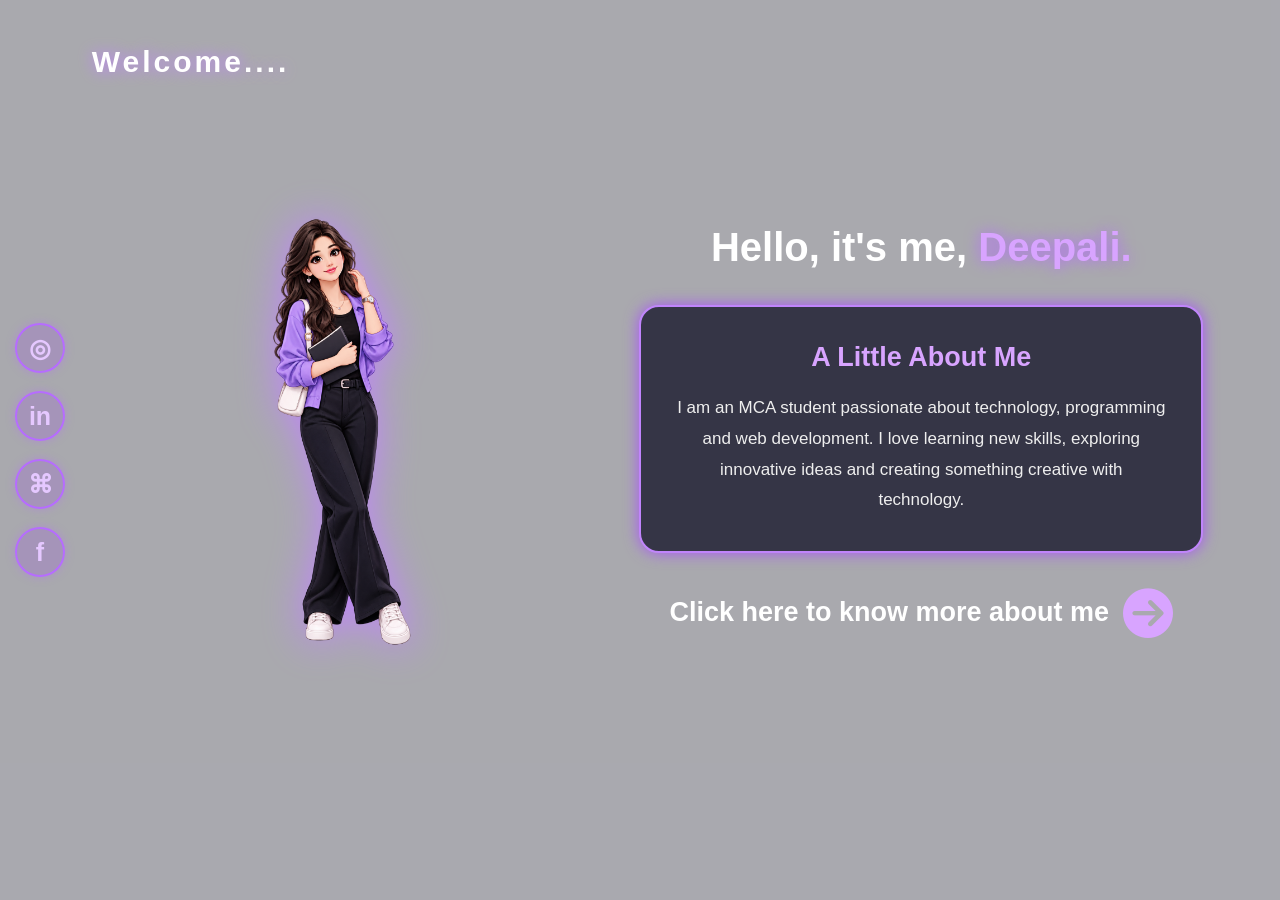
<file: index.html>
<!DOCTYPE html>
<html lang="en">
<head>
    <meta charset="UTF-8">
    <meta name="viewport" content="width=device-width, initial-scale=1.0">

<title>Deepali | Welcome</title>

    <link rel="stylesheet" href="style.css">

    <!-- Beautiful icons -->
    <link rel="stylesheet"
    href="https://cdnjs.cloudflare.com/ajax/libs/font-awesome/6.5.0/css/all.min.css">
</head>

<body>
    <div class="social-icons">
    <a href="https://www.instagram.com/" target="_blank" aria-label="Instagram">◎</a>
    <a href="https://www.linkedin.com/" target="_blank" aria-label="LinkedIn">in</a>
    <a href="https://github.com/" target="_blank" aria-label="GitHub">⌘</a>
    <a href="https://www.facebook.com/" target="_blank" aria-label="Facebook">f</a>
</div>

    <div class="main-container">

        <!-- Top Heading -->
        <header>
            <h2>Welcome....</h2>
        </header>

        <!-- Main Content -->
        <main class="hero">

            <!-- Left Image -->
            <div class="girl-image">
                <img src="images/cartoon-girl.png"
                     alt="My Cartoon Image">
            </div>

            <!-- Right Content -->
            <div class="hero-content">

                <h1>Hello, it's me, <span>Deepali.</span></h1>

                <!-- Introduction Box -->
                <div class="intro-box">
                    <h2>A Little About Me</h2>

                    <p>
                        I am an MCA student passionate about
                        technology, programming and web development.

                        I love learning new skills, exploring
                        innovative ideas and creating something
                        creative with technology.
                    </p>
                </div>

                <!-- Know More Link -->
                <a href="about.html" class="know-more">

                    <span>Click here to know more about me</span>

                    <i class="fa-solid fa-circle-arrow-right"></i>

                </a>

            </div>

        </main>

    </div>

</body>
</html>
</file>
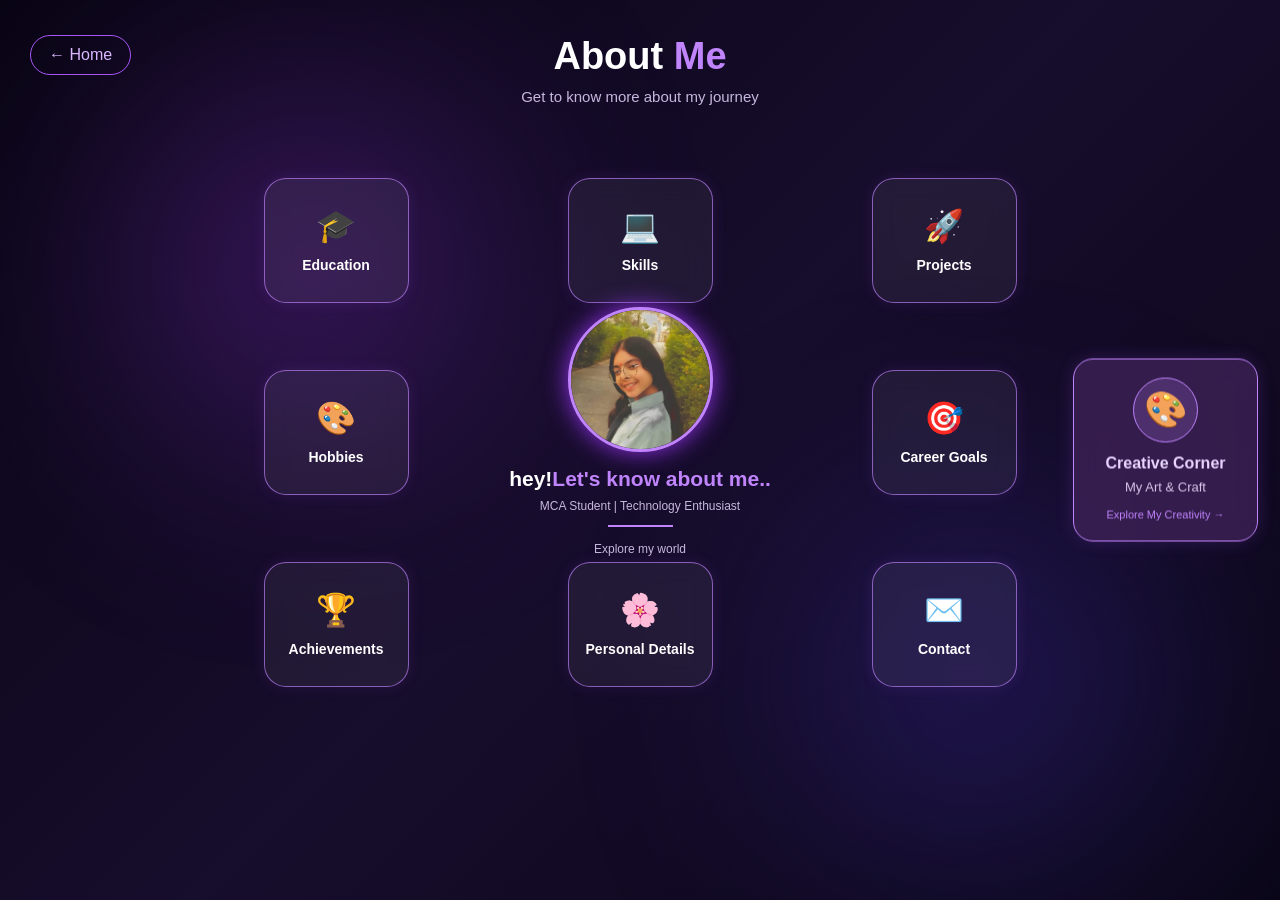
<file: about.html>
<!DOCTYPE html>
<html lang="en">
<head>
    <meta charset="UTF-8">
    <meta name="viewport" content="width=device-width, initial-scale=1.0">
    <title>About Me | Deepali</title>
    <link rel="stylesheet" href="about.css">
</head>

<body>

    <!-- Background Effects -->
    <div class="background-glow glow-one"></div>
    <div class="background-glow glow-two"></div>

    <!-- Top Heading -->
    <header class="page-header">
        <a href="index.html" class="back-home">← Home</a>
        <h1>About <span>Me</span></h1>
        <p>Get to know more about my journey</p>
    </header>

    <!-- Main Circular Menu -->
    <main class="orbit-container">

        <button class="orbit-item item-1" data-section="education">
            <span class="menu-icon">🎓</span>
            <span>Education</span>
        </button>

        <button class="orbit-item item-2" data-section="skills">
            <span class="menu-icon">💻</span>
            <span>Skills</span>
        </button>

        <button class="orbit-item item-3" data-section="projects">
            <span class="menu-icon">🚀</span>
            <span>Projects</span>
        </button>

        <button class="orbit-item item-4" data-section="hobbies">
            <span class="menu-icon">🎨</span>
            <span>Hobbies</span>
        </button>

        <!-- Central Profile -->
        <div class="profile-center">
            <div class="profile-circle">
                <img src="images\profile-pic.jpg.jpeg"
                     alt="Deepali's Profile Photo"
                     onerror="this.style.display='none';">
                <span class="profile-fallback">D</span>
            </div>

            <h2>hey!<span>Let's know about me..</span></h2>
            <p>MCA Student | Technology Enthusiast</p>
            <div class="center-line"></div>
            <small>Explore my world</small>
        </div>

        <button class="orbit-item item-5" data-section="career">
            <span class="menu-icon">🎯</span>
            <span>Career Goals</span>
        </button>

        <button class="orbit-item item-6" data-section="achievements">
            <span class="menu-icon">🏆</span>
            <span>Achievements</span>
        </button>

        <button class="orbit-item item-7" data-section="personal">
            <span class="menu-icon">🌸</span>
            <span>Personal Details</span>
        </button>

        <button class="orbit-item item-8" data-section="contact">
            <span class="menu-icon">✉️</span>
            <span>Contact</span>
        </button>

    </main>
    <!-- CREATIVE CORNER LINK -->
<a href="hobbies.html" class="creative-link">
    <div class="creative-icon">
        🎨
    </div>

    <div class="creative-text">
        <h3>Creative Corner</h3>
        <p>My Art & Craft</p>
        <span>Explore My Creativity →</span>
    </div>
</a>

    <!-- Information Panel -->
    <div class="panel-overlay" id="panelOverlay">

        <div class="info-panel">

            <button class="close-panel" id="closePanel">×</button>

            <div class="panel-icon" id="panelIcon">🎓</div>

            <h2 id="panelTitle">Education</h2>

            <div class="panel-content" id="panelContent">
                Select a category to explore.
            </div>

        </div>

    </div>

    <script>
        const sectionData = {

            education: {
                icon: "🎓",
                title: "My Education",
                content: `
                    <div class="info-card">
                        <h3>Master of Computer Applications (MCA)</h3>
                        <p>Rayat Bahra Professional University, Hoshiarpur</p>
                        <p>Currently Pursuing</p>
                    </div>

                    <div class="info-card">
                        <h3>Bachelor of Computer Applications (BCA)</h3>
                        <p>Completed Graduation</p>
                    </div>

                    <div class="info-card">
                        <h3>12th Standard</h3>
                        <p>Medical Stream with Health Care Subject</p>
                    </div>
                `
            },

            skills: {
                icon: "💻",
                title: "My Skills",
                content: `
                    <div class="info-card">
                        <h3>Programming Languages</h3>
                        <p>Java, Python, C</p>
                    </div>

                    <div class="info-card">
                        <h3>Web Development</h3>
                        <p>HTML, CSS</p>
                    </div>

                    <div class="info-card">
                        <h3>Database</h3>
                        <p>DBMS, RDBMS, MySQL</p>
                    </div>

                    <div class="info-card">
                        <h3>Other Skills</h3>
                        <p>Problem Solving, Communication, Teamwork</p>
                    </div>
                `
            },

            projects: {
                icon: "🚀",
                title: "My Projects",
                content: `
                    <div class="info-card">
                        <h3>World Tour – Travel Booking Website</h3>
                        <p>A travel booking project with destination packages,
                        customer registration, bookings and payment features.</p>
                        <p><strong>Technology:</strong> HTML, CSS, Python, Flask, MySQL</p>
                    </div>

                    <div class="info-card">
                        <h3>Personal Portfolio Website</h3>
                        <p>A personal website to showcase my education,
                        skills, projects and career journey.</p>
                        <p><strong>Technology:</strong> HTML and CSS</p>
                    </div>
                `
            },

            hobbies: {
                icon: "🎨",
                title: "My Hobbies",
                content: `
                    <div class="info-card">
                        <h3>My Interests</h3>
                        <p>Learning new technologies</p>
                        <p>Exploring creative ideas</p>
                        <p>Listening to music</p>
                        <p>Improving my knowledge and skills</p>
                    </div>
                `
            },

            career: {
                icon: "🎯",
                title: "Career Goals",
                content: `
                    <div class="info-card">
                        <h3>My Career Vision</h3>
                        <p>To build a successful career in the IT industry.</p>
                        <p>To improve my programming and problem-solving skills.</p>
                        <p>To work with a reputed international company
                        and gain global experience.</p>
                    </div>
                `
            },

            achievements: {
                icon: "🏆",
                title: "My Achievements",
                content: `
                    <div class="info-card">
                        <h3>Academic Journey</h3>
                        <p>Successfully completed BCA.</p>
                        <p>Currently pursuing MCA.</p>
                    </div>

                    <div class="info-card">
                        <h3>Project Experience</h3>
                        <p>Developed a travel booking website as a project.</p>
                    </div>
                `
            },

            personal: {
                icon: "🌸",
                title: "Personal Details",
                content: `
                    <div class="info-card">
                        <h3>About Me</h3>
                        <p><strong>Name:</strong> Deepali</p>
                        <p><strong>Hometown:</strong> Una, Himachal Pradesh</p>
                        <p><strong>Qualification:</strong> BCA</p>
                        <p><strong>Current Study:</strong> MCA</p>
                    </div>

                    <div class="info-card">
                        <h3>My Personality</h3>
                        <p>Curious, creative and always willing to learn
                        something new.</p>
                    </div>
                `
            },

            contact: {
                icon: "✉️",
                title: "Contact Me",
                content: `
                    <div class="info-card">
                        <h3>Let's Connect!</h3>
                        <p>Email: Add your email address here</p>
                        <p>LinkedIn: Add your LinkedIn profile here</p>
                        <p>GitHub: Add your GitHub profile here</p>
                    </div>
                `
            }
        };

        const overlay = document.getElementById("panelOverlay");
        const panelIcon = document.getElementById("panelIcon");
        const panelTitle = document.getElementById("panelTitle");
        const panelContent = document.getElementById("panelContent");
        const closePanel = document.getElementById("closePanel");

        document.querySelectorAll(".orbit-item").forEach(button => {

            button.addEventListener("click", function () {

                const section = this.dataset.section;
                const data = sectionData[section];

                panelIcon.textContent = data.icon;
                panelTitle.textContent = data.title;
                panelContent.innerHTML = data.content;

                overlay.classList.add("active");
            });

        });

        closePanel.addEventListener("click", function () {
            overlay.classList.remove("active");
        });

        overlay.addEventListener("click", function (event) {
            if (event.target === overlay) {
                overlay.classList.remove("active");
            }
        });

        document.addEventListener("keydown", function (event) {
            if (event.key === "Escape") {
                overlay.classList.remove("active");
            }
        });
    </script>

</body>
</html>
</file>
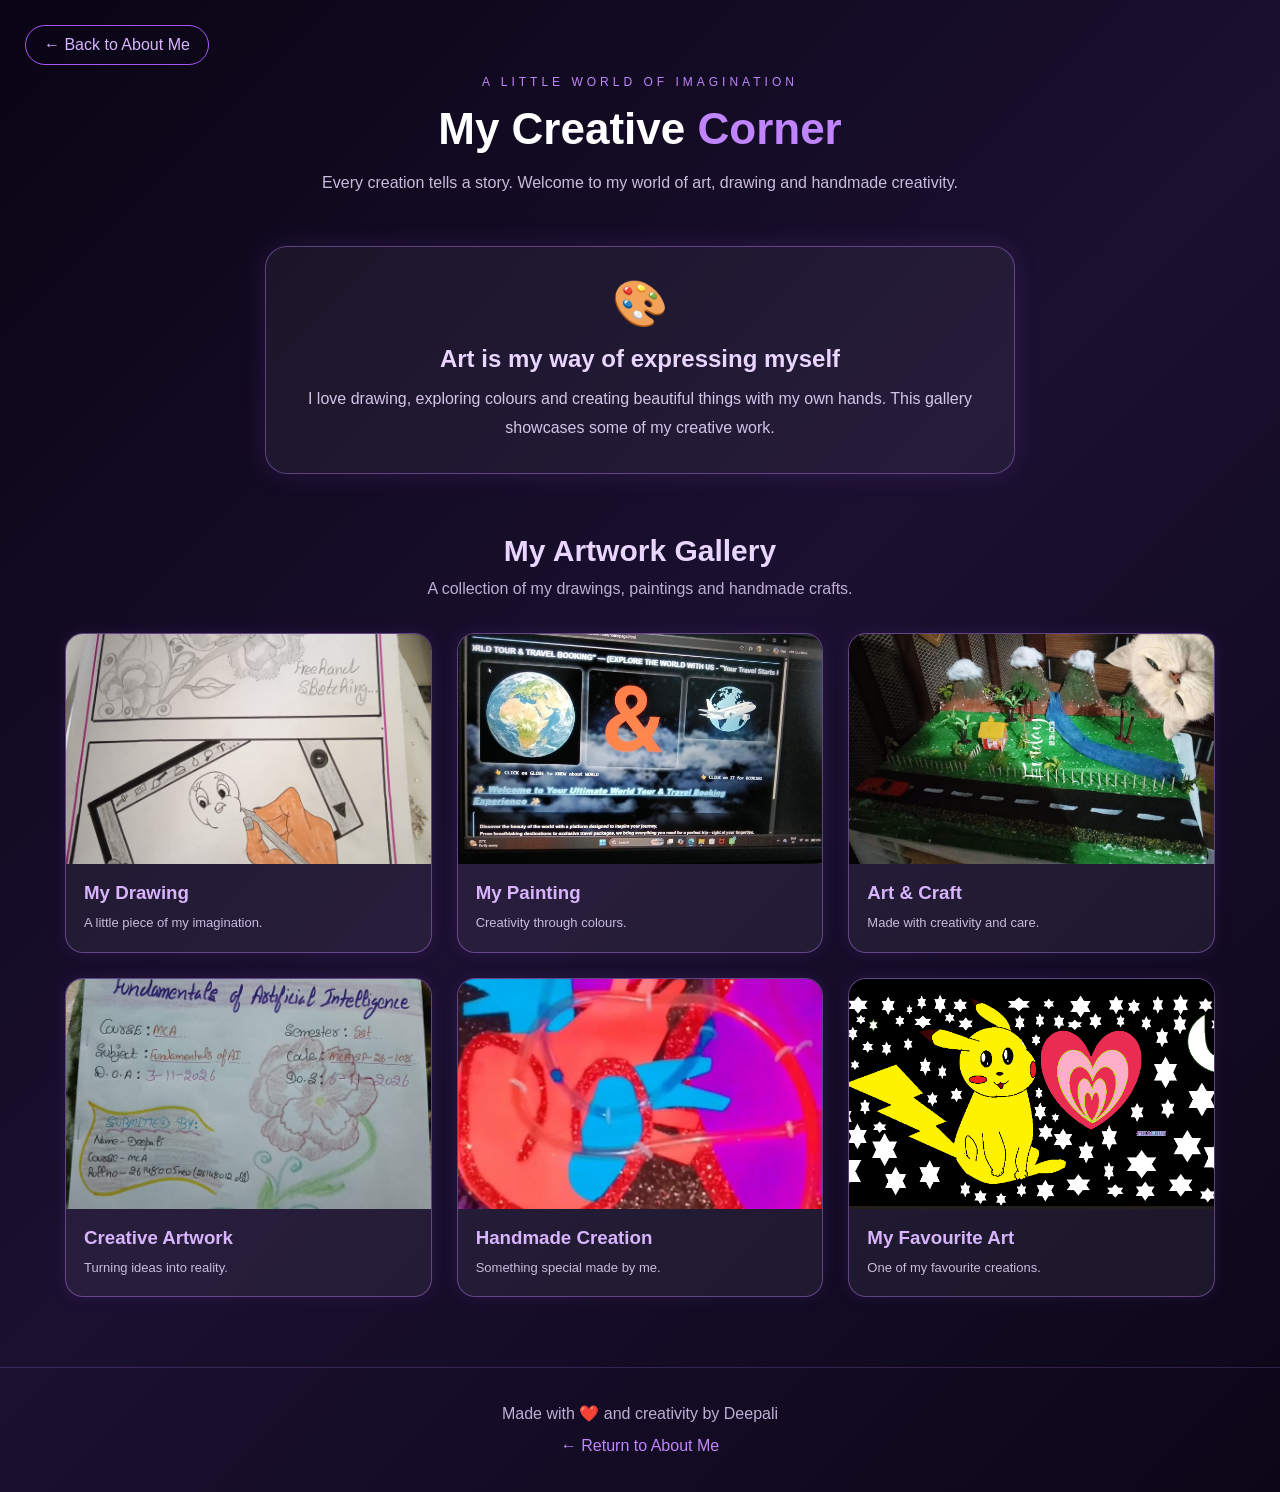
<file: hobbies.html>
<!DOCTYPE html>
<html lang="en">
<head>
    <meta charset="UTF-8">
    <meta name="viewport" content="width=device-width, initial-scale=1.0">

    <title>Creative Corner | Deepali</title>

    <link rel="stylesheet" href="hobbies.css">
</head>

<body>

    <!-- HEADER -->
    <header class="creative-header">

        <a href="about.html" class="back-link">← Back to About Me</a>

        <p class="small-heading">A LITTLE WORLD OF IMAGINATION</p>

        <h1>My Creative <span>Corner</span></h1>

        <p class="subtitle">
            Every creation tells a story. Welcome to my world of art,
            drawing and handmade creativity.
        </p>

    </header>


    <!-- INTRODUCTION -->
    <section class="intro-section">

        <div class="intro-icon">🎨</div>

        <h2>Art is my way of expressing myself</h2>

        <p>
            I love drawing, exploring colours and creating beautiful
            things with my own hands. This gallery showcases some
            of my creative work.
        </p>

    </section>


    <!-- ARTWORK GALLERY -->
    <section class="gallery-section">

        <h2>My Artwork Gallery</h2>

        <p class="gallery-subtitle">
            A collection of my drawings, paintings and handmade crafts.
        </p>

        <div class="art-gallery">

            <div class="art-card">
                <img src="images\my-drawing.jpg.jpeg"
                     alt="My Drawing">
                <div class="art-info">
                    <h3>My Drawing</h3>
                    <p>A little piece of my imagination.</p>
                </div>
            </div>

            <div class="art-card">
                <img src="images\painting.jpg.jpeg"
                     alt="My Painting">
                <div class="art-info">
                    <h3>My Painting</h3>
                    <p>Creativity through colours.</p>
                </div>
            </div>

            <div class="art-card">
                <img src="images\art-craft.jpg.jpeg"
                     alt="Art and Craft">
                <div class="art-info">
                    <h3>Art & Craft</h3>
                    <p>Made with creativity and care.</p>
                </div>
            </div>

            <div class="art-card">
                <img src="images\creative-artwork.jpg.jpeg"
                     alt="Creative Artwork">
                <div class="art-info">
                    <h3>Creative Artwork</h3>
                    <p>Turning ideas into reality.</p>
                </div>
            </div>

            <div class="art-card">
                <img src="images\handmade.jpg.jpeg"
                     alt="Handmade Creation">
                <div class="art-info">
                    <h3>Handmade Creation</h3>
                    <p>Something special made by me.</p>
                </div>
            </div>

            <div class="art-card">
                <img src="images\fav.png"
                     alt="My Favourite Art">
                <div class="art-info">
                    <h3>My Favourite Art</h3>
                    <p>One of my favourite creations.</p>
                </div>
            </div>

        </div>

    </section>


    <!-- FOOTER -->
    <footer>
        <p>Made with ❤️ and creativity by Deepali</p>
        <a href="about.html">← Return to About Me</a>
    </footer>

</body>
</html>
</file>
<file: style.css>
/* Basic Reset */
* {
    margin: 0;
    padding: 0;
    box-sizing: border-box;
}

body {
    font-family: 'Poppins', Arial, sans-serif;
    color: white;

    /* ADD YOUR BACKGROUND IMAGE LINK HERE */
    background-image: url("https://static.vecteezy.com/system/resources/previews/011/351/220/original/elegant-golden-stage-vertical-glowing-with-lighting-effect-sparkle-on-black-background-template-premium-award-design-vector.jpg");

    background-size: cover;
    background-position: center;
    background-repeat: no-repeat;
    background-attachment: fixed;

    min-height: 100vh;
}

/* Main Container */
.main-container {
    min-height: 100vh;
    padding: 30px 6%;
    background: rgba(10, 10, 25, 0.35);
}

/* Top Heading */
header {
    text-align: left;
    padding: 15px;
}

header h2 {
    font-size: 30px;
    letter-spacing: 3px;
    color: #ffffff;
    text-shadow: 0 0 15px #c084fc;
}

/* Main Layout */
.hero {
    min-height: 75vh;
    display: flex;
    align-items: center;
    justify-content: space-between;
    gap: 50px;
}

/* Girl Image */
.girl-image {
    width: 50%;
    display: flex;
    justify-content: center;
    align-items: center;
}

.girl-image img {
    width: 100%;
    max-width: 350px;
    height: 430px;
    object-fit: contain;
    filter: drop-shadow(0 0 20px #c084fc);
}

/* Right Content */
.hero-content {
    width: 55%;
    text-align: center;
}

.hero-content h1 {
    font-size: 40px;
    margin-bottom: 35px;
    color: white;
}

.hero-content h1 span {
    color: #d8a4ff;
    text-shadow: 0 0 15px #b66cff;
}

/* Introduction Box */
.intro-box {
    padding: 35px;
    border: 2px solid #c084fc;
    border-radius: 20px;

    background: rgba(15, 15, 35, 0.75);

    box-shadow: 0 0 15px #a855f7;

    transition: all 0.4s ease;
}

/* Hover Effect */
.intro-box:hover {
    transform: translateY(-12px);

    border-color: #ffffff;

    box-shadow:
        0 0 15px #c084fc,
        0 0 30px #a855f7,
        0 0 45px #9333ea;
}

.intro-box h2 {
    color: #d8a4ff;
    font-size: 27px;
    margin-bottom: 20px;
}

.intro-box p {
    font-size: 17px;
    line-height: 1.8;
    color: #eeeeee;
}

/* Know More Link */
.know-more {
    display: inline-flex;
    align-items: center;
    justify-content: center;
    gap: 14px;

    margin-top: 35px;

    color: white;
    text-decoration: none;
    font-size: 27px;
    font-weight: bold;

    transition: 0.3s ease;
}

.know-more i {
    font-size: 50px;
    color: #d8a4ff;
    transition: 0.3s ease;
}

.know-more:hover {
    color: #d8a4ff;
    text-shadow: 0 0 10px #c084fc;
}

.know-more:hover i {
    transform: translateX(8px);
    color: white;
}
/* SOCIAL MEDIA ICONS */
.social-icons {
    position: fixed;
    left: 15px;
    top: 50%;
    transform: translateY(-50%);

    display: flex;
    flex-direction: column;
    align-items: center;
    gap: 18px;

    z-index: 1000;
}

/* ICON DESIGN */
.social-icons a {
    width: 50px;
    height: 50px;

    display: flex;
    justify-content: center;
    align-items: center;

    color: #E5C8FF !important;
    background: rgba(155, 89, 220, 0.25) !important;

    border: 2px solid #B66CFF !important;
    border-radius: 50%;

    font-size: 25px;
    font-weight: bold;
    text-decoration: none;

    box-shadow: 0 0 10px rgba(182, 108, 255, 0.4);
    transition: all 0.3s ease;
}

/* HOVER EFFECT */
.social-icons a:hover {
    background: #9B59DC !important;
    color: white !important;

    box-shadow: 0 0 22px #B66CFF;
    transform: scale(1.15);
}
/* Mobile Responsive */
@media (max-width: 768px) {

    .hero {
        flex-direction: column;
        padding: 30px 0;
    }

    .girl-image,
    .hero-content {
        width: 100%;
    }

    .girl-image img {
        height: 300px;
    }

    .hero-content h1 {
        font-size: 30px;
    }

    .intro-box {
        padding: 25px;
    }

    header h2 {
        font-size: 25px;
    }
}
</file>
<file: about.css>
/* GENERAL STYLING */
* {
    margin: 0;
    padding: 0;
    box-sizing: border-box;
}

body {
    min-height: 100vh;
    background: linear-gradient(135deg, #090514, #170d2c, #0b0718);
    color: white;
    font-family: Arial, sans-serif;
    overflow-x: hidden;
    position: relative;
}

/* BACKGROUND GLOW */
.background-glow {
    position: fixed;
    width: 350px;
    height: 350px;
    border-radius: 50%;
    filter: blur(120px);
    opacity: 0.35;
    z-index: -1;
}

.glow-one {
    background: #8b35d5;
    top: 10%;
    left: 10%;
}

.glow-two {
    background: #4434bc;
    bottom: 5%;
    right: 10%;
}

/* HEADER */
.page-header {
    text-align: center;
    padding: 35px 20px 15px;
    animation: fadeDown 1s ease;
}

.page-header h1 {
    font-size: 38px;
    margin-bottom: 10px;
}

.page-header h1 span {
    color: #c084fc;
}

.page-header p {
    color: #c7b7dd;
    font-size: 15px;
}

.back-home {
    position: absolute;
    top: 35px;
    left: 30px;
    color: #d9b8ff;
    text-decoration: none;
    border: 1px solid #a855f7;
    padding: 10px 18px;
    border-radius: 25px;
    transition: 0.3s;
}

.back-home:hover {
    background: #9333ea;
    box-shadow: 0 0 15px #a855f7;
}

/* CIRCULAR MENU */
.orbit-container {
    width: min(900px, 95%);
    margin: 30px auto 50px;
    display: grid;
    grid-template-columns: repeat(3, minmax(0, 1fr));
    grid-template-rows: repeat(3, 180px);
    gap: 12px;
    align-items: center;
    justify-items: center;
}

/* MENU BUTTONS */
.orbit-item {
    width: 145px;
    height: 125px;
    border: 1px solid rgba(192, 132, 252, 0.65);
    border-radius: 22px;
    background: rgba(255, 255, 255, 0.06);
    color: white;

    display: flex;
    flex-direction: column;
    justify-content: center;
    align-items: center;
    gap: 12px;

    cursor: pointer;
    font-size: 14px;
    font-weight: bold;

    backdrop-filter: blur(12px);
    box-shadow: 0 0 15px rgba(168, 85, 247, 0.12);
    transition: all 0.35s ease;

    animation: fadeIn 1s ease both;
}

.orbit-item:hover {
    transform: translateY(-8px) scale(1.05);
    background: rgba(147, 51, 234, 0.25);
    border-color: #d8b4fe;
    box-shadow: 0 0 25px rgba(168, 85, 247, 0.55);
}

.menu-icon {
    font-size: 32px;
}

/* BUTTON POSITIONS */
.item-1 {
    grid-row: 1;
    grid-column: 1;
}

.item-2 {
    grid-row: 1;
    grid-column: 2;
}

.item-3 {
    grid-row: 1;
    grid-column: 3;
}

.item-4 {
    grid-row: 2;
    grid-column: 1;
}

.item-5 {
    grid-row: 2;
    grid-column: 3;
}

.item-6 {
    grid-row: 3;
    grid-column: 1;
}

.item-7 {
    grid-row: 3;
    grid-column: 2;
}

.item-8 {
    grid-row: 3;
    grid-column: 3;
}

/* CENTRAL PROFILE */
.profile-center {
    grid-row: 2;
    grid-column: 2;

    width: 100%;
    text-align: center;
    animation: fadeIn 1.2s ease;
}

.profile-circle {
    width: 145px;
    height: 145px;
    margin: 0 auto 15px;
    border: 3px solid #c084fc;
    border-radius: 50%;
    overflow: hidden;
    background: #302044;
    box-shadow: 0 0 25px #9333ea;
    position: relative;
    display: flex;
    justify-content: center;
    align-items: center;
}

.profile-circle img {
    width: 100%;
    height: 100%;
    object-fit: cover;
    position: absolute;
    z-index: 2;
}

.profile-fallback {
    font-size: 55px;
    color: #e9d5ff;
    font-weight: bold;
}

.profile-center h2 {
    font-size: 21px;
    margin-bottom: 8px;
}

.profile-center h2 span {
    color: #c084fc;
}

.profile-center p,
.profile-center small {
    color: #c7b7dd;
    font-size: 12px;
}

.center-line {
    width: 65px;
    height: 2px;
    background: #c084fc;
    margin: 12px auto;
}

/* INFORMATION PANEL */
.panel-overlay {
    position: fixed;
    inset: 0;
    background: rgba(5, 2, 12, 0.78);
    backdrop-filter: blur(8px);

    display: none;
    justify-content: center;
    align-items: center;

    padding: 20px;
    z-index: 2000;
}

.panel-overlay.active {
    display: flex;
}

.info-panel {
    width: 100%;
    max-width: 550px;
    max-height: 80vh;
    overflow-y: auto;

    padding: 35px;
    border-radius: 25px;

    background: rgba(38, 22, 58, 0.96);
    border: 1px solid #b66cff;

    box-shadow: 0 0 35px rgba(168, 85, 247, 0.45);

    position: relative;
    animation: panelOpen 0.4s ease;
}

.close-panel {
    position: absolute;
    top: 12px;
    right: 18px;

    border: none;
    background: transparent;
    color: white;
    font-size: 32px;
    cursor: pointer;
    transition: 0.3s;
}

.close-panel:hover {
    color: #d8b4fe;
    transform: rotate(90deg);
}

.panel-icon {
    font-size: 40px;
    margin-bottom: 12px;
    text-align: center;
}

.info-panel h2 {
    color: #d8b4fe;
    text-align: center;
    font-size: 27px;
    margin-bottom: 25px;
}

.panel-content {
    display: flex;
    flex-direction: column;
    gap: 15px;
}

.info-card {
    padding: 18px;
    border-radius: 15px;
    background: rgba(255, 255, 255, 0.06);
    border: 1px solid rgba(192, 132, 252, 0.3);
}

.info-card h3 {
    color: #d8b4fe;
    margin-bottom: 10px;
    font-size: 17px;
}

.info-card p {
    color: #e5d9f3;
    line-height: 1.7;
    font-size: 14px;
}

/* ANIMATIONS */
@keyframes fadeIn {
    from {
        opacity: 0;
        transform: translateY(20px);
    }
    to {
        opacity: 1;
        transform: translateY(0);
    }
}

@keyframes fadeDown {
    from {
        opacity: 0;
        transform: translateY(-20px);
    }
    to {
        opacity: 1;
        transform: translateY(0);
    }
}

@keyframes panelOpen {
    from {
        opacity: 0;
        transform: scale(0.85);
    }
    to {
        opacity: 1;
        transform: scale(1);
    }
}

/* MOBILE RESPONSIVE */
@media (max-width: 650px) {

    .page-header {
        padding-top: 85px;
    }

    .back-home {
        top: 20px;
        left: 15px;
    }

    .page-header h1 {
        font-size: 30px;
    }

    .orbit-container {
        width: 96%;
        grid-template-rows: repeat(3, 125px);
        gap: 6px;
        margin-top: 25px;
    }

    .orbit-item {
        width: 95px;
        height: 95px;
        border-radius: 17px;
        font-size: 11px;
        gap: 7px;
    }

    .menu-icon {
        font-size: 25px;
    }

    .profile-circle {
        width: 95px;
        height: 95px;
    }

    .profile-center h2 {
        font-size: 15px;
    }

    .profile-center p,
    .profile-center small {
        font-size: 10px;
    }

    .info-panel {
        padding: 30px 20px;
    }
}
/* CREATIVE CORNER CARD */
.creative-link {
    position: fixed;
    right: 22px;
    top: 50%;
    transform: translateY(-50%);

    width: 185px;
    padding: 18px 12px;

    display: flex;
    flex-direction: column;
    align-items: center;
    gap: 12px;

    text-align: center;
    text-decoration: none;
    color: white;

    background: rgba(65, 35, 90, 0.75);
    border: 1px solid #C084FC;
    border-radius: 20px;

    box-shadow: 0 0 18px rgba(168, 85, 247, 0.2);
    backdrop-filter: blur(12px);

    z-index: 100;
    transition: all 0.3s ease;
}

.creative-link:hover {
    transform: translateY(-50%) scale(1.06);
    border-color: #E9D5FF;
    background: rgba(125, 60, 180, 0.5);
    box-shadow: 0 0 25px #A855F7;
}

.creative-icon {
    width: 65px;
    height: 65px;
    border-radius: 50%;

    display: flex;
    justify-content: center;
    align-items: center;

    background: rgba(192, 132, 252, 0.18);
    border: 1px solid #C084FC;
    font-size: 35px;
}

.creative-text h3 {
    color: #E9D5FF;
    font-size: 16px;
    margin-bottom: 7px;
}

.creative-text p {
    color: #D8C6EA;
    font-size: 13px;
    margin-bottom: 10px;
}

.creative-text span {
    color: #C084FC;
    font-size: 11px;
}

/* MOBILE */
@media (max-width: 900px) {
    .creative-link {
        position: relative;
        top: auto;
        right: auto;
        transform: none;
        margin: 20px auto 35px;
    }

    .creative-link:hover {
        transform: scale(1.04);
    }
}
</file>
<file: hobbies.css>
/* RESET */
* {
    margin: 0;
    padding: 0;
    box-sizing: border-box;
}

body {
    min-height: 100vh;
    background: linear-gradient(135deg, #090514, #1b1030, #0b0718);
    color: white;
    font-family: Arial, sans-serif;
    overflow-x: hidden;
}

/* HEADER */
.creative-header {
    text-align: center;
    padding: 75px 20px 35px;
    animation: fadeDown 1s ease;
}

.back-link {
    position: absolute;
    top: 25px;
    left: 25px;

    color: #D8B4FE;
    text-decoration: none;
    border: 1px solid #A855F7;
    padding: 10px 18px;
    border-radius: 25px;
    transition: 0.3s;
}

.back-link:hover {
    background: #9333EA;
    box-shadow: 0 0 15px #A855F7;
}

.small-heading {
    color: #C084FC;
    font-size: 12px;
    letter-spacing: 4px;
    margin-bottom: 15px;
}

.creative-header h1 {
    font-size: 44px;
    margin-bottom: 15px;
}

.creative-header h1 span {
    color: #C084FC;
}

.subtitle {
    color: #CBBBDD;
    max-width: 650px;
    margin: auto;
    line-height: 1.7;
}

/* INTRODUCTION */
.intro-section {
    max-width: 750px;
    margin: 15px auto 60px;
    padding: 30px 25px;
    text-align: center;

    background: rgba(255, 255, 255, 0.05);
    border: 1px solid rgba(192, 132, 252, 0.4);
    border-radius: 22px;

    box-shadow: 0 0 25px rgba(168, 85, 247, 0.15);
    animation: fadeUp 1s ease;
}

.intro-icon {
    font-size: 45px;
    margin-bottom: 15px;
}

.intro-section h2 {
    color: #E9D5FF;
    margin-bottom: 12px;
}

.intro-section p {
    color: #D4C4E8;
    line-height: 1.8;
}

/* GALLERY */
.gallery-section {
    width: 90%;
    max-width: 1150px;
    margin: auto;
    padding-bottom: 70px;
}

.gallery-section > h2 {
    text-align: center;
    font-size: 30px;
    color: #E9D5FF;
    margin-bottom: 12px;
}

.gallery-subtitle {
    text-align: center;
    color: #BFAED3;
    margin-bottom: 35px;
}

/* GRID */
.art-gallery {
    display: grid;
    grid-template-columns: repeat(3, 1fr);
    gap: 25px;
}

/* ART CARDS */
.art-card {
    background: rgba(255, 255, 255, 0.06);
    border: 1px solid rgba(192, 132, 252, 0.4);
    border-radius: 18px;
    overflow: hidden;

    box-shadow: 0 0 15px rgba(168, 85, 247, 0.12);
    transition: all 0.35s ease;

    animation: fadeUp 1s ease both;
}

.art-card:hover {
    transform: translateY(-9px);
    border-color: #D8B4FE;
    box-shadow: 0 0 25px rgba(168, 85, 247, 0.5);
}

.art-card img {
    width: 100%;
    height: 230px;
    object-fit: cover;
    display: block;
    background: #302044;
}

.art-info {
    padding: 18px;
}

.art-info h3 {
    color: #D8B4FE;
    margin-bottom: 9px;
}

.art-info p {
    color: #CBBBDD;
    font-size: 13px;
    line-height: 1.6;
}

/* FOOTER */
footer {
    text-align: center;
    padding: 30px 15px;
    border-top: 1px solid rgba(192, 132, 252, 0.2);
    color: #BFAED3;
    line-height: 2;
}

footer a {
    color: #C084FC;
    text-decoration: none;
}

/* ANIMATIONS */
@keyframes fadeDown {
    from {
        opacity: 0;
        transform: translateY(-25px);
    }
    to {
        opacity: 1;
        transform: translateY(0);
    }
}

@keyframes fadeUp {
    from {
        opacity: 0;
        transform: translateY(25px);
    }
    to {
        opacity: 1;
        transform: translateY(0);
    }
}

/* TABLET */
@media (max-width: 850px) {
    .art-gallery {
        grid-template-columns: repeat(2, 1fr);
    }
}

/* MOBILE */
@media (max-width: 550px) {
    .creative-header {
        padding-top: 90px;
    }

    .creative-header h1 {
        font-size: 32px;
    }

    .art-gallery {
        grid-template-columns: 1fr;
    }

    .intro-section {
        width: 90%;
    }

    .back-link {
        left: 15px;
        top: 18px;
    }
}
</file>
